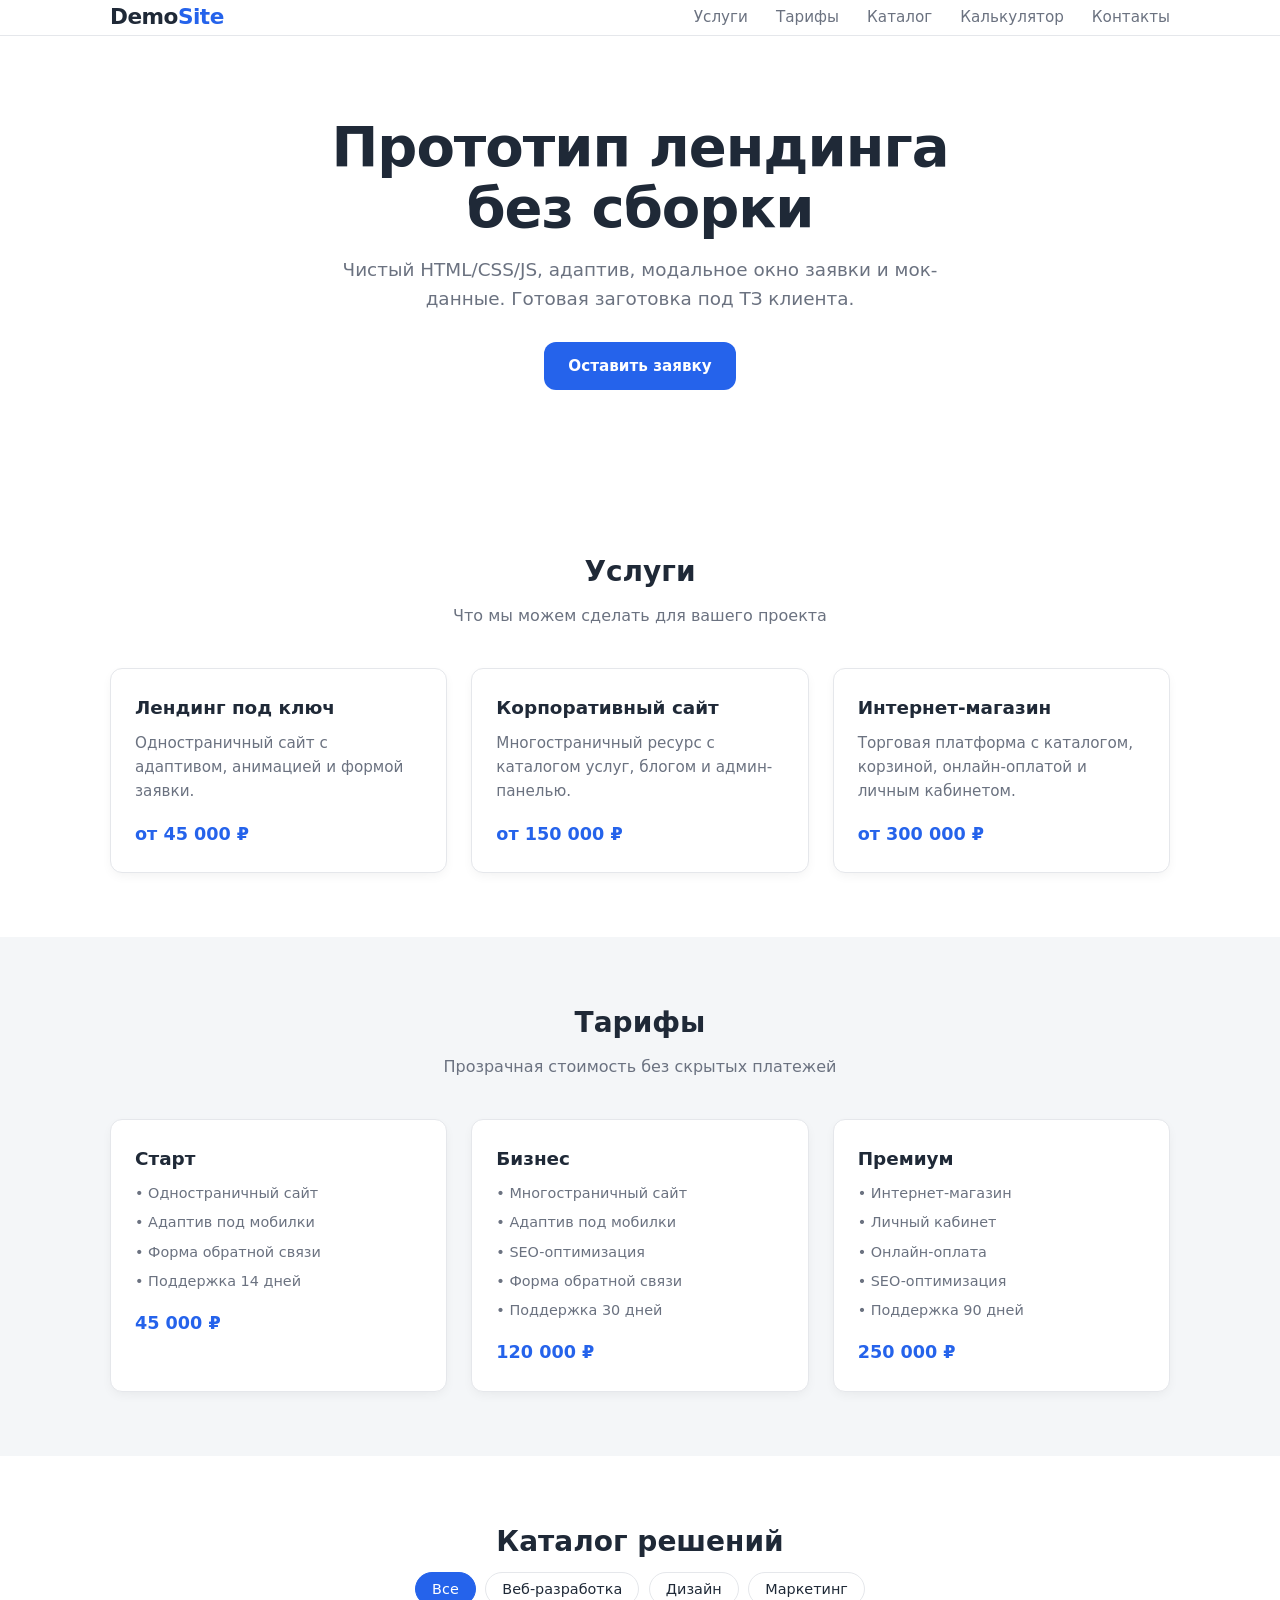
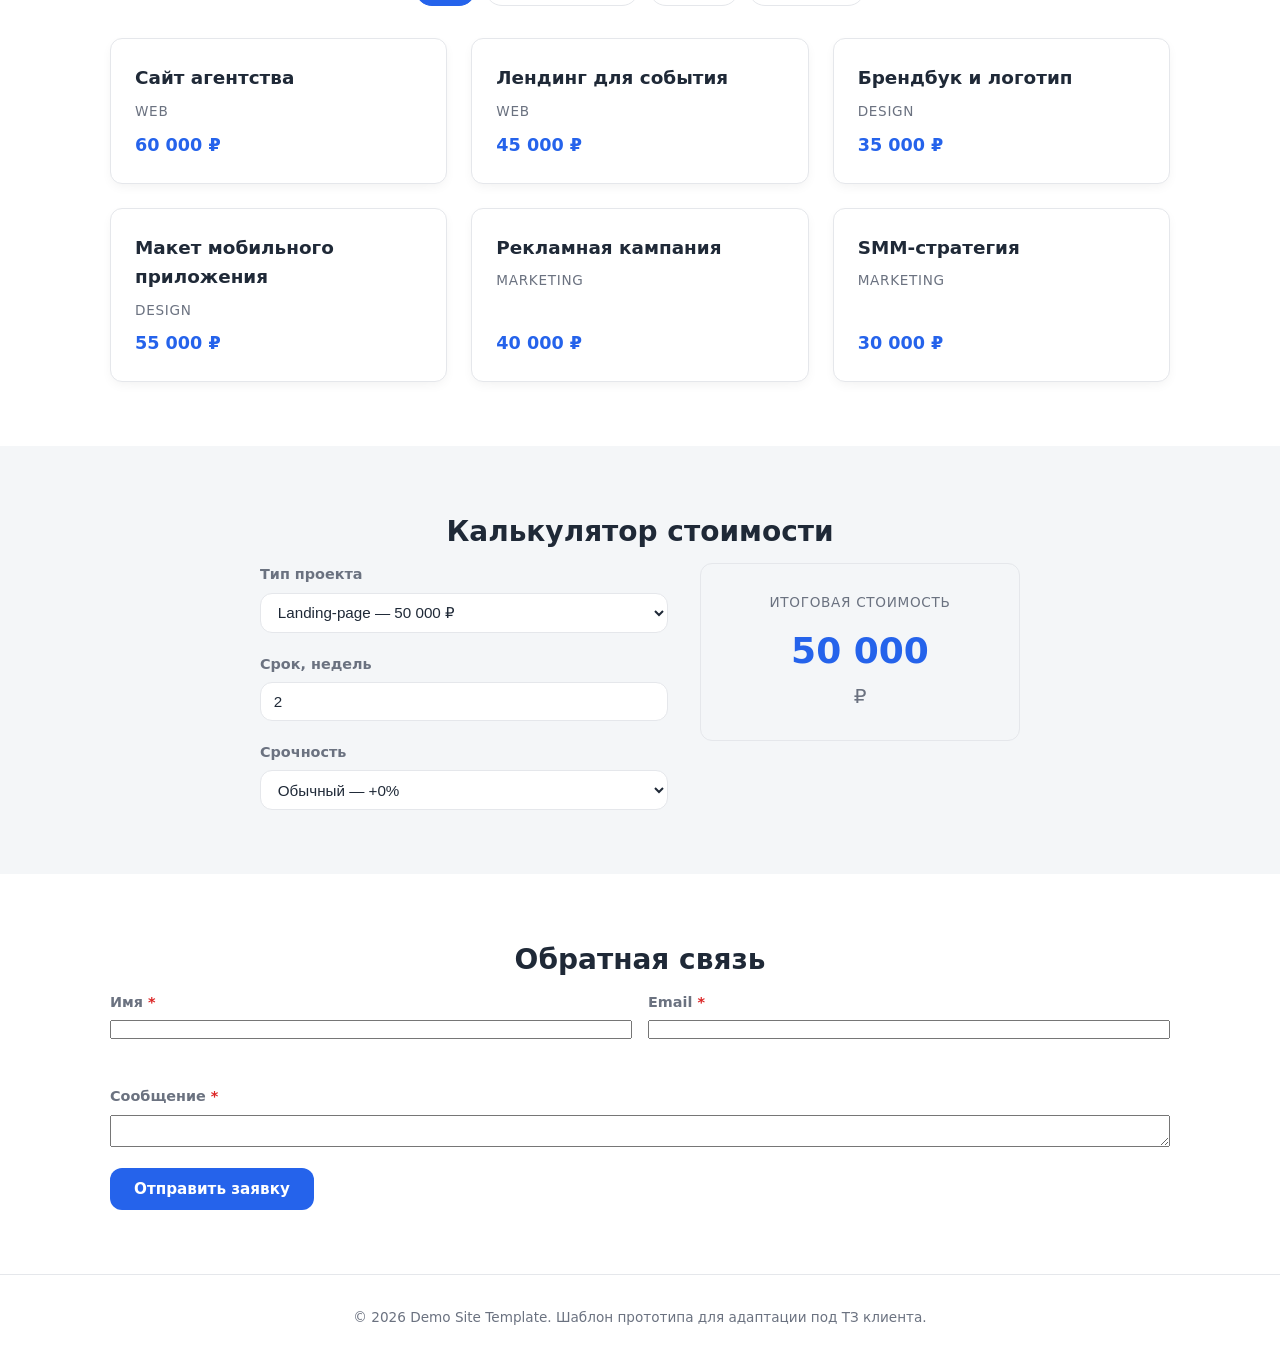
<file: 01-landing-demo/index.html>
<!DOCTYPE html>
<html lang="ru">
<head>
  <meta charset="UTF-8">
  <meta name="viewport" content="width=device-width, initial-scale=1.0">
  <title>Landing Demo — интерактивный прототип лендинга</title>
  <link rel="stylesheet" href="style.css">
</head>
<body>
  <header class="header">
    <div class="container header-inner">
      <a href="#" class="logo">Demo<span>Site</span></a>
      <nav class="nav" id="main-nav">
        <a href="#services">Услуги</a>
        <a href="#tariffs">Тарифы</a>
        <a href="#catalog">Каталог</a>
        <a href="#calculator">Калькулятор</a>
        <a href="#contacts">Контакты</a>
      </nav>
      <button class="nav-toggle" id="nav-toggle" aria-label="Открыть меню" aria-expanded="false">☰</button>
    </div>
  </header>

  <section class="hero" id="hero">
    <div class="container hero-inner">
      <h1>Прототип лендинга без сборки</h1>
      <p>Чистый HTML/CSS/JS, адаптив, модальное окно заявки и мок-данные. Готовая заготовка под ТЗ клиента.</p>
      <a href="#contacts" class="btn btn-primary">Оставить заявку</a>
    </div>
  </section>

  <section class="section" id="services">
    <div class="container">
      <h2 class="section-title">Услуги</h2>
      <p class="section-desc">Что мы можем сделать для вашего проекта</p>
      <div class="card-grid" id="services-grid"></div>
    </div>
  </section>

  <section class="section bg-light" id="tariffs">
    <div class="container">
      <h2 class="section-title">Тарифы</h2>
      <p class="section-desc">Прозрачная стоимость без скрытых платежей</p>
      <div class="card-grid" id="tariffs-grid"></div>
    </div>
  </section>

  <section class="section" id="catalog">
    <div class="container">
      <h2 class="section-title">Каталог решений</h2>
      <div class="catalog-controls" role="group" aria-label="Фильтр каталога">
        <button type="button" class="filter-btn active" data-filter="all">Все</button>
        <button type="button" class="filter-btn" data-filter="web">Веб-разработка</button>
        <button type="button" class="filter-btn" data-filter="design">Дизайн</button>
        <button type="button" class="filter-btn" data-filter="marketing">Маркетинг</button>
      </div>
      <div class="card-grid" id="catalog-grid"></div>
    </div>
  </section>

  <section class="section bg-light" id="calculator">
    <div class="container">
      <h2 class="section-title">Калькулятор стоимости</h2>
      <div class="calc-wrap">
        <form id="calculator-form" class="calc-form" novalidate>
          <div class="calc-field">
            <label for="calc-type">Тип проекта</label>
            <select id="calc-type" name="type" required>
              <option value="landing">Landing-page — 50 000 ₽</option>
              <option value="corporate">Корпоративный сайт — 150 000 ₽</option>
              <option value="store">Интернет-магазин — 300 000 ₽</option>
            </select>
          </div>
          <div class="calc-field">
            <label for="calc-weeks">Срок, недель</label>
            <input type="number" id="calc-weeks" name="weeks" value="2" min="1" max="52" required>
          </div>
          <div class="calc-field">
            <label for="calc-urgency">Срочность</label>
            <select id="calc-urgency" name="urgency" required>
              <option value="1">Обычный — +0%</option>
              <option value="1.3">Срочный — +30%</option>
              <option value="1.6">Экстренный — +60%</option>
            </select>
          </div>
        </form>
        <div class="calc-result">
          <div class="calc-result-label">Итоговая стоимость</div>
          <div class="calc-result-value" id="calc-price">50 000</div>
          <div class="calc-result-currency">₽</div>
        </div>
      </div>
    </div>
  </section>

  <section class="section" id="contacts">
    <div class="container">
      <h2 class="section-title">Обратная связь</h2>
      <form id="contact-form" novalidate>
        <div class="form-grid">
          <div class="form-field">
            <label for="cf-name">Имя <span class="req">*</span></label>
            <input type="text" id="cf-name" name="name" required minlength="2">
            <span class="form-error" id="cf-name-error"></span>
          </div>
          <div class="form-field">
            <label for="cf-email">Email <span class="req">*</span></label>
            <input type="email" id="cf-email" name="email" required>
            <span class="form-error" id="cf-email-error"></span>
          </div>
        </div>
        <div class="form-field">
          <label for="cf-message">Сообщение <span class="req">*</span></label>
          <textarea id="cf-message" name="message" required minlength="10"></textarea>
          <span class="form-error" id="cf-message-error"></span>
        </div>
        <button type="submit" class="btn btn-primary" id="cf-submit">Отправить заявку</button>
      </form>
      <div id="form-msg" class="form-msg" role="alert"></div>
    </div>
  </section>

  <footer class="footer">
    <div class="container footer-inner">
      <p>&copy; 2026 Demo Site Template. Шаблон прототипа для адаптации под ТЗ клиента.</p>
    </div>
  </footer>

  <div class="modal" id="confirm-modal" aria-hidden="true">
    <div class="modal-overlay" id="modal-overlay"></div>
    <div class="modal-dialog" role="dialog" aria-modal="true">
      <button type="button" class="modal-close" id="modal-close" aria-label="Закрыть">×</button>
      <h3 id="modal-title">Заявка принята</h3>
      <p id="modal-text">Спасибо! Мы свяжемся с вами в ближайшее время.</p>
      <button type="button" class="btn btn-primary" id="modal-ok">Ок</button>
    </div>
  </div>

  <script src="app.js"></script>
</body>
</html>
</file>
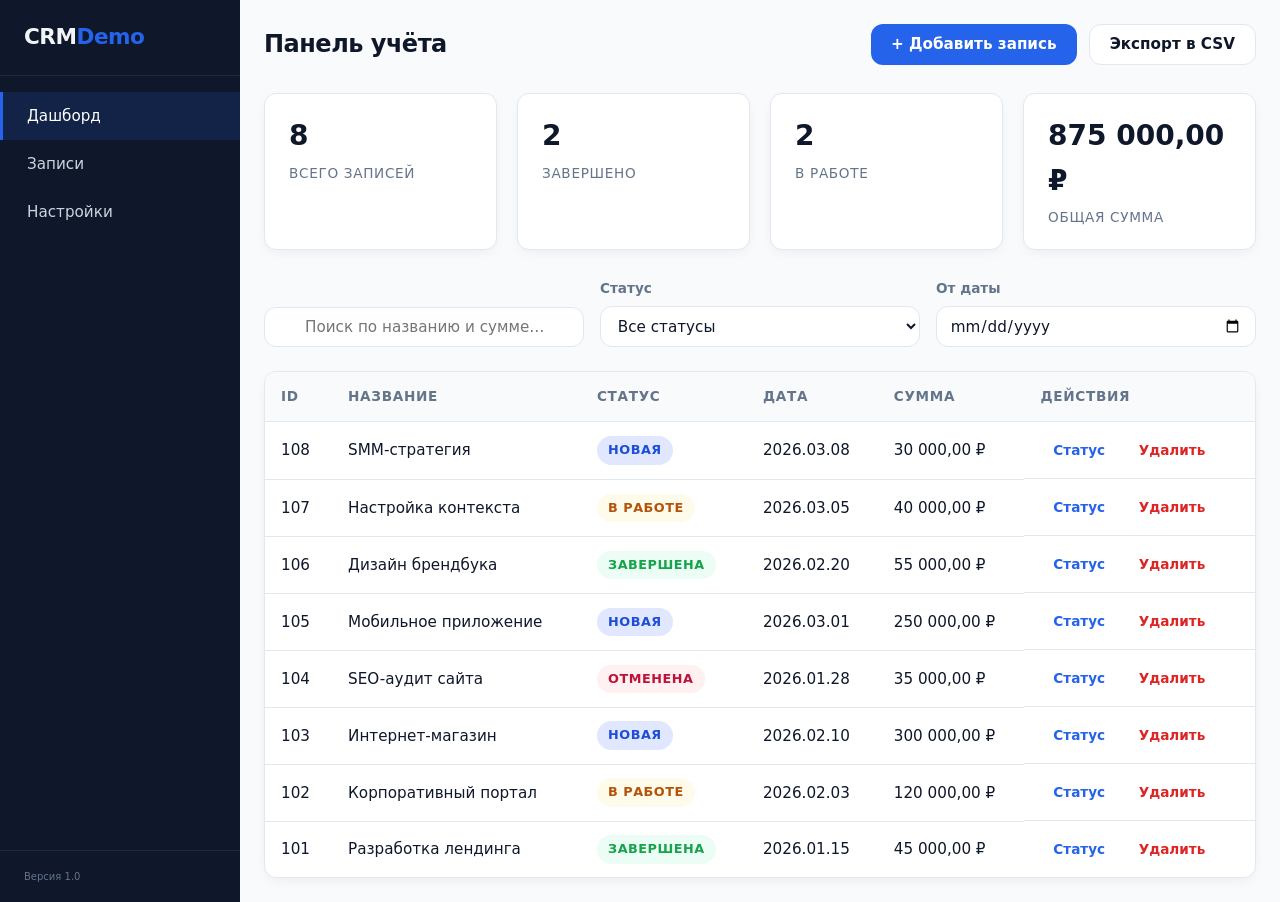
<file: 02-crm-dashboard/index.html>
<!DOCTYPE html>
<html lang="ru">
<head>
  <meta charset="UTF-8">
  <meta name="viewport" content="width=device-width, initial-scale=1.0">
  <title>CRM Dashboard — панель учёта</title>
  <link rel="stylesheet" href="style.css">
</head>
<body>
  <div class="app">
    <!-- Боковое меню -->
    <aside class="sidebar">
      <div class="sidebar-brand">CRM<span>Demo</span></div>
      <nav class="sidebar-nav">
        <a href="#" class="nav-link active" data-section="dashboard">Дашборд</a>
        <a href="#" class="nav-link" data-section="records">Записи</a>
        <a href="#" class="nav-link" data-section="settings">Настройки</a>
      </nav>
      <div class="sidebar-footer">
        <small>Версия 1.0</small>
      </div>
    </aside>

    <!-- Основное содержимое -->
    <main class="main">
      <header class="main-header">
        <h1 class="main-title">Панель учёта</h1>
        <div class="main-actions">
          <button type="button" class="btn btn-primary" id="btn-add">+ Добавить запись</button>
          <button type="button" class="btn btn-secondary" id="btn-export">Экспорт в CSV</button>
        </div>
      </header>

      <!-- Карточки метрик -->
      <div class="metrics-grid" id="metrics-grid"></div>

      <!-- Панель поиска и фильтров -->
      <section class="controls">
        <div class="search-wrap">
          <label for="inp-search" class="visually-hidden">Поиск записей</label>
          <input type="search" id="inp-search" placeholder="Поиск по названию и сумме…" aria-label="Поиск записей">
        </div>
        <div class="filter-wrap">
          <label for="inp-status">Статус</label>
          <select id="inp-status">
            <option value="">Все статусы</option>
          </select>
        </div>
        <div class="filter-wrap">
          <label for="inp-date">От даты</label>
          <input type="date" id="inp-date">
        </div>
      </section>

      <!-- Таблица записей -->
      <section class="table-wrap" id="table-section">
        <div class="table-container">
          <table id="records-table">
            <thead>
              <tr>
                <th data-sort="id">ID <span class="sort-hint"></span></th>
                <th data-sort="title">Название <span class="sort-hint"></span></th>
                <th data-sort="status">Статус <span class="sort-hint"></span></th>
                <th data-sort="date">Дата <span class="sort-hint"></span></th>
                <th data-sort="amount">Сумма <span class="sort-hint"></span></th>
                <th>Действия</th>
              </tr>
            </thead>
            <tbody id="records-tbody"></tbody>
          </table>
        </div>
        <p id="empty-msg" class="empty-msg" style="display:none;">Записей не найдено.</p>
      </section>

    </main>
  </div>

  <!-- Модальное окно добавления записи -->
  <div class="modal" id="add-modal" aria-hidden="true">
    <div class="modal-overlay" id="modal-overlay"></div>
    <div class="modal-dialog" role="dialog" aria-modal="true">
      <button type="button" class="modal-close" id="modal-close" aria-label="Закрыть">×</button>
      <h3 class="modal-title">Новая запись</h3>
      <form id="add-form" novalidate>
        <div class="form-field">
          <label for="mf-title">Название <span class="req">*</span></label>
          <input type="text" id="mf-title" name="title" required minlength="2" maxlength="100">
          <span class="form-error" id="mf-title-error"></span>
        </div>
        <div class="form-field">
          <label for="mf-status">Статус <span class="req">*</span></label>
          <select id="mf-status" name="status" required>
            <option value="">Выберите статус</option>
          </select>
        </div>
        <div class="form-field">
          <label for="mf-date">Дата <span class="req">*</span></label>
          <input type="date" id="mf-date" name="date" required>
        </div>
        <div class="form-field">
          <label for="mf-amount">Сумма <span class="req">*</span></label>
          <input type="number" id="mf-amount" name="amount" step="0.01" min="0" required>
        </div>
        <div class="form-actions">
          <button type="button" class="btn btn-secondary" id="btn-modal-cancel">Отмена</button>
          <button type="submit" class="btn btn-primary">Создать запись</button>
        </div>
      </form>
    </div>
  </div>

  <script src="app.js"></script>
</body>
</html>
</file>
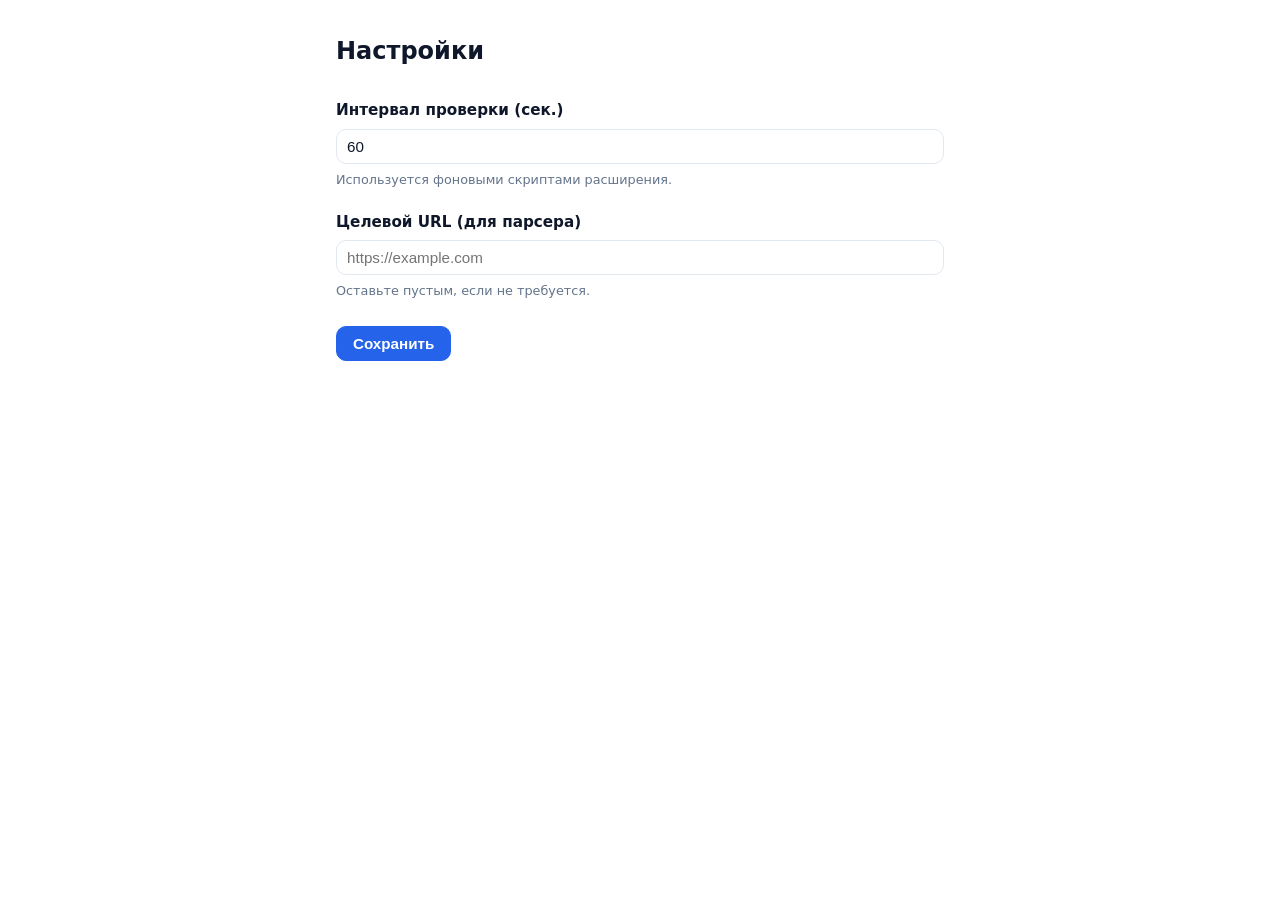
<file: 04-chrome-extension-mv3/options.html>
<!DOCTYPE html>
<html lang="ru">
<head>
  <meta charset="UTF-8">
  <meta name="viewport" content="width=device-width, initial-scale=1.0">
  <title>MV3 Template — Настройки</title>
  <link rel="stylesheet" href="options.css">
</head>
<body>
  <div class="container">
    <h2>Настройки</h2>
    <div class="form-field">
      <label for="inp-interval">Интервал проверки (сек.)</label>
      <input type="number" id="inp-interval" min="1" max="3600" value="60">
      <span class="field-hint">Используется фоновыми скриптами расширения.</span>
    </div>
    <div class="form-field">
      <label for="inp-target">Целевой URL (для парсера)</label>
      <input type="url" id="inp-target" placeholder="https://example.com">
      <span class="field-hint">Оставьте пустым, если не требуется.</span>
    </div>
    <div class="form-actions">
      <button type="button" id="btn-save">Сохранить</button>
      <span id="msg" class="msg"></span>
    </div>
  </div>
  <script src="options.js"></script>
</body>
</html>
</file>
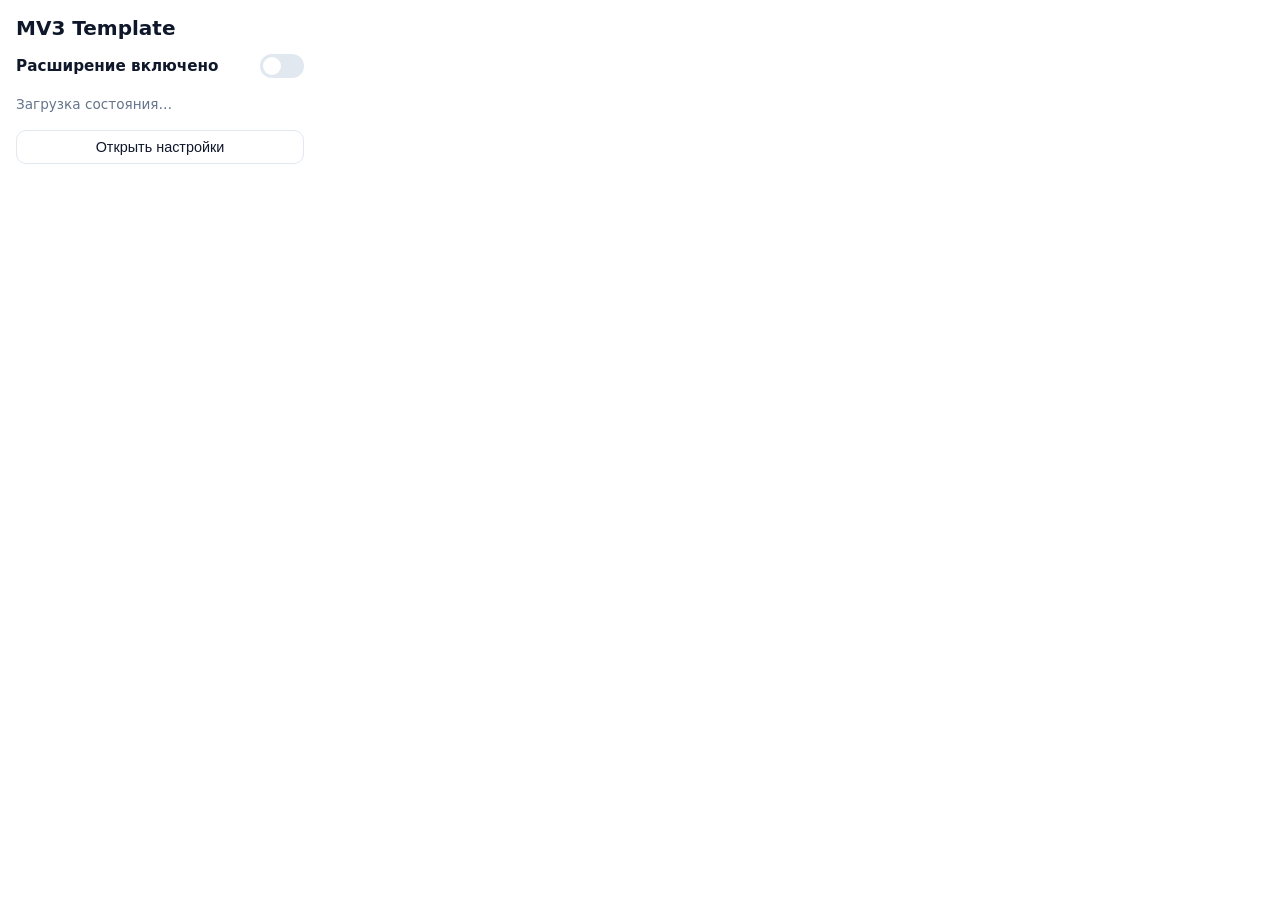
<file: 04-chrome-extension-mv3/popup.html>
<!DOCTYPE html>
<html lang="ru">
<head>
  <meta charset="UTF-8">
  <meta name="viewport" content="width=device-width, initial-scale=1.0">
  <title>MV3 Template — Popup</title>
  <link rel="stylesheet" href="popup.css">
</head>
<body>
  <div class="container">
    <h2>MV3 Template</h2>
    <div class="toggle-wrap">
      <label class="toggle-label">Расширение включено</label>
      <label class="switch">
        <input type="checkbox" id="toggle-enabled">
        <span class="slider"></span>
      </label>
    </div>
    <p class="status" id="status">Загрузка состояния…</p>
    <div class="actions">
      <button type="button" id="btn-options">Открыть настройки</button>
    </div>
  </div>
  <script src="popup.js"></script>
</body>
</html>
</file>
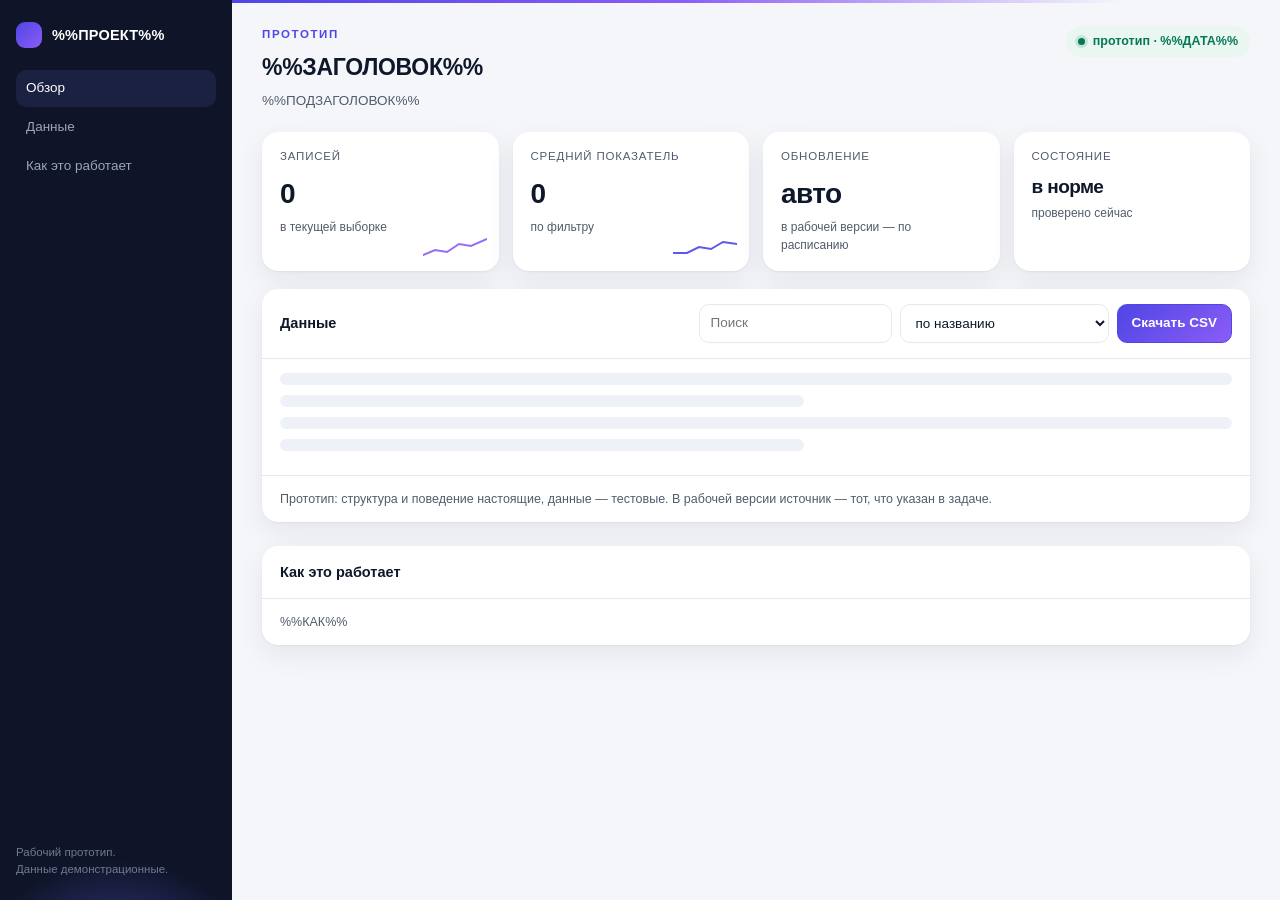
<file: demo-page/ДЕМО-СТРАНИЦА.html>
<!DOCTYPE html>
<html lang="ru">
<head>
<meta charset="utf-8">
<meta name="viewport" content="width=device-width,initial-scale=1">
<title>%%ПРОЕКТ%% — рабочий прототип</title>
<style>
  :root{
    --bg:#f5f6fa; --card:#ffffff; --ink:#0f172a; --muted:#525c6b; --line:#e5e8f2;
    --accent:#4f46e5; --accent-2:#8b5cf6; --accent-soft:#eceffd;
    --ok:#047857; --ok-soft:#e9f7f0; --warn:#b45309; --warn-soft:#fdf6e6; --err:#b4233f;
    --r:16px; --shadow:0 1px 2px rgba(15,23,42,.05),0 10px 28px rgba(15,23,42,.07);
    --sp:4px;
  }
  *{box-sizing:border-box}
  html,body{margin:0}
  body{background:var(--bg);color:var(--ink);
       font:15px/1.55 -apple-system,BlinkMacSystemFont,"Segoe UI",Roboto,Helvetica,Arial,sans-serif;
       -webkit-font-smoothing:antialiased}
  .layout{display:flex;min-height:100vh}

  /* сайдбар */
  .side{width:232px;flex:0 0 232px;background:#0f1428;color:#c3cadd;padding:22px 16px;
        display:flex;flex-direction:column;gap:22px;position:relative;overflow:hidden}
  .side::after{content:"";position:absolute;inset:auto -40px -60px -40px;height:180px;
        background:radial-gradient(60% 80% at 50% 100%,rgba(99,102,241,.45),transparent 70%);
        pointer-events:none}
  .brand{display:flex;align-items:center;gap:10px;white-space:nowrap;color:#fff;font-weight:650;letter-spacing:.2px;font-size:14.5px}
  .mark{width:26px;height:26px;border-radius:9px;flex:0 0 26px;
        background:linear-gradient(135deg,var(--accent),var(--accent-2))}
  .nav{display:flex;flex-direction:column;gap:2px;font-size:13.5px;position:relative;z-index:1}
  .nav a{color:#9aa4bd;text-decoration:none;padding:8px 10px;border-radius:10px;transition:.15s}
  .nav a.active{background:#1b2140;color:#fff}
  .nav a:hover{background:#171c34;color:#fff}
  .nav a:focus-visible{outline:2px solid #8b9bff;outline-offset:1px}
  .side .foot{margin-top:auto;font-size:11.5px;color:#6f7a94;line-height:1.5;position:relative;z-index:1}

  /* контент */
  .main{flex:1;min-width:0;padding:26px 30px 44px;position:relative}
  .main::before{content:"";position:absolute;top:0;left:0;right:0;height:3px;
    background:linear-gradient(90deg,var(--accent),var(--accent-2),transparent 85%)}
  .top{display:flex;align-items:flex-start;gap:16px;flex-wrap:wrap;margin-bottom:20px}
  .eyebrow{font-size:11.5px;letter-spacing:.14em;text-transform:uppercase;color:var(--accent);
           font-weight:700;margin-bottom:6px}
  .top h1{margin:0;font-size:23px;letter-spacing:-.3px}
  .top p{margin:6px 0 0;color:var(--muted);font-size:13.5px;max-width:62ch}
  .status{margin-left:auto;display:inline-flex;align-items:center;gap:8px;background:var(--ok-soft);
          color:var(--ok);border-radius:999px;padding:6px 12px;font-size:12.5px;font-weight:600}
  .dot{width:7px;height:7px;border-radius:50%;background:var(--ok);box-shadow:0 0 0 3px rgba(4,120,87,.15)}
  .dot.pulse{animation:pulse 2.4s ease-in-out infinite}
  @keyframes pulse{0%,100%{box-shadow:0 0 0 3px rgba(4,120,87,.15)}50%{box-shadow:0 0 0 6px rgba(4,120,87,.05)}}

  /* карточки-метрики */
  .cards{display:grid;grid-template-columns:repeat(auto-fit,minmax(190px,1fr));gap:14px;margin-bottom:18px}
  .card{background:var(--card);border-radius:var(--r);padding:16px 18px;box-shadow:var(--shadow);
        position:relative;overflow:hidden;opacity:0;transform:translateY(8px);
        animation:rise .5s cubic-bezier(.2,.7,.3,1) forwards}
  .card:nth-child(2){animation-delay:.06s}.card:nth-child(3){animation-delay:.12s}
  .card:nth-child(4){animation-delay:.18s}
  @keyframes rise{to{opacity:1;transform:none}}
  .card .label{color:var(--muted);font-size:11.5px;text-transform:uppercase;letter-spacing:.07em}
  .card .value{font-size:28px;font-weight:680;margin-top:6px;letter-spacing:-.6px;
               font-variant-numeric:tabular-nums}
  .card .hint{color:var(--muted);font-size:12px;margin-top:2px}
  .card .spark{position:absolute;right:12px;bottom:10px;opacity:.9}

  /* панель данных */
  .panel{background:var(--card);border-radius:var(--r);box-shadow:var(--shadow);overflow:hidden;
         opacity:0;transform:translateY(8px);animation:rise .5s .1s cubic-bezier(.2,.7,.3,1) forwards}
  .panel-head{display:flex;gap:10px;align-items:center;flex-wrap:wrap;padding:15px 18px;
              border-bottom:1px solid var(--line)}
  .panel-head h2{margin:0;font-size:14.5px;font-weight:650}
  .controls{margin-left:auto;display:flex;gap:8px;flex-wrap:wrap}
  input[type=search],select{font:inherit;font-size:13.5px;padding:8px 11px;border:1px solid var(--line);
    border-radius:10px;background:#fff;color:var(--ink);min-width:150px;transition:.15s}
  input[type=search]:focus-visible,select:focus-visible,button:focus-visible{
    outline:2px solid var(--accent);outline-offset:2px;border-color:var(--accent)}
  button{font:inherit;font-size:13.5px;font-weight:600;padding:8px 14px;border-radius:10px;
    border:1px solid var(--accent);background:linear-gradient(135deg,var(--accent),var(--accent-2));
    color:#fff;cursor:pointer;transition:transform .12s ease,filter .15s}
  button:hover{filter:brightness(1.05)}
  button:active{transform:translateY(1px)}

  table{width:100%;border-collapse:collapse;font-size:13.5px}
  thead th{position:sticky;top:0;z-index:1;background:#f8fafc;color:var(--muted);text-align:left;
    font-weight:600;font-size:11.5px;text-transform:uppercase;letter-spacing:.06em;
    padding:11px 18px;border-bottom:1px solid var(--line)}
  thead th[data-sort]{cursor:pointer;user-select:none}
  thead th[data-sort]:hover{color:var(--ink)}
  tbody td{padding:12px 18px;border-bottom:1px solid var(--line)}
  tbody tr{transition:background .12s}
  tbody tr:hover td{background:#f8fafc}
  td.num{text-align:right;font-variant-numeric:tabular-nums}
  .chip{display:inline-block;border-radius:999px;padding:2px 9px;font-size:11.5px;font-weight:700}
  .chip.ok{background:var(--ok-soft);color:var(--ok)}
  .chip.warn{background:var(--warn-soft);color:var(--warn)}
  .chip.err{background:#fdeef1;color:var(--err)}
  .empty{padding:34px 18px;color:var(--muted);text-align:center;font-size:13.5px}
  .foot-note{padding:13px 18px;color:var(--muted);font-size:12.5px;line-height:1.6;
             border-top:1px solid var(--line)}
  .skeleton{padding:14px 18px}
  .sk{height:12px;border-radius:6px;margin-bottom:10px;
      background:linear-gradient(90deg,#eef1f8 25%,#e3e8f4 37%,#eef1f8 63%);
      background-size:400% 100%;animation:sheen 1.2s ease-in-out infinite}
  @keyframes sheen{0%{background-position:100% 0}100%{background-position:-100% 0}}
  .sk.short{width:55%}

  @media (max-width:860px){
    .layout{flex-direction:column}
    .side{width:auto;flex:none;flex-direction:column;align-items:stretch;gap:10px;padding:12px 14px 10px;
      border-radius:0 0 14px 14px}
    .side .brand{font-size:15px;overflow:hidden;text-overflow:ellipsis}
    .side .nav{flex-direction:row;gap:4px;overflow-x:auto;scrollbar-width:none;margin:0 -2px}
    .side .nav::-webkit-scrollbar{display:none}
    .side .nav a{padding:8px 10px;white-space:nowrap;font-size:13px}
    .side .foot{display:none}
    .main{padding:16px 14px 32px}
    .top{flex-direction:column;align-items:flex-start;gap:10px}
    .top h1{font-size:20px}
    .top p{font-size:14px}
    .top .status{align-self:flex-start}
    input[type=search],select,button{min-height:44px}
  }
  @media (prefers-reduced-motion:reduce){
    *{animation:none!important;transition:none!important}
  }
</style>
</head>
<body>
<div class="layout">
  <aside class="side">
    <div class="brand"><span class="mark"></span>%%ПРОЕКТ%%</div>
    <nav class="nav">
      <a class="active" href="#">Обзор</a>
      <a href="#table">Данные</a>
      <a href="#how">Как это работает</a>
    </nav>
    <div class="foot">Рабочий прототип.<br>Данные демонстрационные.</div>
  </aside>

  <main class="main">
    <div class="top">
      <div>
        <div class="eyebrow">прототип</div>
        <h1>%%ЗАГОЛОВОК%%</h1>
        <p>%%ПОДЗАГОЛОВОК%%</p>
      </div>
      <span class="status"><span class="dot pulse"></span>прототип · %%ДАТА%%</span>
    </div>

    <section class="cards">
      <div class="card">
        <div class="label">Записей</div>
        <div class="value" id="kpi-rows" data-count="0">0</div>
        <div class="hint">в текущей выборке</div>
        <svg class="spark" width="64" height="26" viewBox="0 0 64 26" aria-hidden="true">
          <polyline points="0,20 12,15 24,17 36,9 48,11 64,4" fill="none"
                    stroke="#8b5cf6" stroke-width="2" stroke-linecap="round"/>
        </svg>
      </div>
      <div class="card">
        <div class="label">Средний показатель</div>
        <div class="value" id="kpi-avg" data-count="0">0</div>
        <div class="hint">по фильтру</div>
        <svg class="spark" width="64" height="26" viewBox="0 0 64 26" aria-hidden="true">
          <polyline points="0,18 14,18 26,12 38,14 50,7 64,9" fill="none"
                    stroke="#4f46e5" stroke-width="2" stroke-linecap="round"/>
        </svg>
      </div>
      <div class="card">
        <div class="label">Обновление</div>
        <div class="value">авто</div>
        <div class="hint">в рабочей версии — по расписанию</div>
      </div>
      <div class="card">
        <div class="label">Состояние</div>
        <div class="value" style="font-size:19px">в норме</div>
        <div class="hint">проверено <span id="kpi-time">сейчас</span></div>
      </div>
    </section>

    <section class="panel" id="table">
      <div class="panel-head">
        <h2>Данные</h2>
        <div class="controls">
          <input type="search" id="q" placeholder="Поиск">
          <select id="sort" aria-label="порядок">
            <option value="title">по названию</option>
            <option value="value-asc">значение: по возрастанию</option>
            <option value="value-desc">значение: по убыванию</option>
          </select>
          <button id="export" type="button">Скачать CSV</button>
        </div>
      </div>
      <div id="loading" class="skeleton" aria-hidden="true">
        <div class="sk"></div><div class="sk short"></div><div class="sk"></div><div class="sk short"></div>
      </div>
      <table id="table-body" hidden>
        <thead>
          <tr>
            <th style="width:56px">№</th>
            <th data-sort="title">Название</th>
            <th data-sort="value" style="text-align:right">%%КОЛОНКА%%</th>
            <th style="width:120px">Статус</th>
          </tr>
        </thead>
        <tbody id="rows"></tbody>
      </table>
      <div class="foot-note">
        Прототип: структура и поведение настоящие, данные — тестовые.
        В рабочей версии источник — тот, что указан в задаче.
      </div>
    </section>

    <section class="panel" id="how" style="margin-top:24px">
      <div class="panel-head"><h2>Как это работает</h2></div>
      <div class="foot-note" style="border-top:0">
        %%КАК%%
      </div>
    </section>
  </main>
</div>

<script>
  const data = [
%%ДАННЫЕ%%
  ];
  const COL = "%%КОЛОНКА%%";
  const tbody = document.getElementById('rows');
  const money = (v) => Number(v).toLocaleString('ru-RU');

  function view() {
    const q = document.getElementById('q').value.trim().toLowerCase();
    let rows = data.filter((r) => r.title.toLowerCase().includes(q));
    const mode = document.getElementById('sort').value;
    if (mode === 'value-asc') rows = rows.slice().sort((a, b) => a.value - b.value);
    if (mode === 'value-desc') rows = rows.slice().sort((a, b) => b.value - a.value);
    if (mode === 'title') rows = rows.slice().sort((a, b) => a.title.localeCompare(b.title, 'ru'));
    return rows;
  }

  function chip(status) {
    const map = { ok: 'ok', warn: 'warn', err: 'err' };
    const label = { ok: 'в норме', warn: 'проверить', err: 'ошибка' };
    return '<span class="chip ' + (map[status] || 'ok') + '">' + (label[status] || status) + '</span>';
  }

  // Число ставится сразу верное, а «оживает» анимацией масштаба:
  // так на снимке и в любой момент времени не бывает промежуточных «4» и «2».
  function countUp(el, target) {
    el.textContent = money(target);
    el.dataset.count = target;
    if (window.matchMedia('(prefers-reduced-motion: reduce)').matches) return;
    el.classList.remove('bump');
    void el.offsetWidth;
    el.classList.add('bump');
  }

  function render() {
    const rows = view();
    tbody.innerHTML = rows.length
      ? rows.map((r, i) =>
          '<tr><td>' + (i + 1) + '</td><td>' + r.title + '</td><td class="num">' +
          money(r.value) + '</td><td>' + chip(r.status) + '</td></tr>').join('')
      : '<tr><td colspan="4" class="empty">Ничего не найдено — измените запрос</td></tr>';
    countUp(document.getElementById('kpi-rows'), rows.length);
    const avg = rows.length ? Math.round(rows.reduce((s, r) => s + r.value, 0) / rows.length) : 0;
    countUp(document.getElementById('kpi-avg'), avg);
  }

  document.getElementById('export').addEventListener('click', () => {
    const rows = view();
    const csv = 'title,' + COL + ',status\n' +
      rows.map((r) => '"' + r.title + '",' + r.value + ',' + r.status).join('\n');
    const a = document.createElement('a');
    a.href = URL.createObjectURL(new Blob(['\ufeff' + csv], { type: 'text/csv;charset=utf-8' }));
    a.download = 'data.csv';
    a.click();
  });

  document.getElementById('q').addEventListener('input', render);
  document.getElementById('sort').addEventListener('change', render);
  document.querySelectorAll('thead th[data-sort]').forEach((th) => {
    th.tabIndex = 0;
    const flip = () => {
      const sel = document.getElementById('sort');
      sel.value = (th.dataset.sort === 'title') ? 'title'
        : (sel.value === 'value-asc' ? 'value-desc' : 'value-asc');
      render();
    };
    th.addEventListener('click', flip);
    th.addEventListener('keydown', (e) => { if (e.key === 'Enter' || e.key === ' ') { e.preventDefault(); flip(); } });
  });

  // короткая загрузка: видно, что интерфейс умеет состояние «данные идут»
  document.getElementById('kpi-time').textContent =
    new Date().toLocaleTimeString('ru-RU', { hour: '2-digit', minute: '2-digit' });
  setTimeout(() => {
    document.getElementById('loading').remove();
    document.getElementById('table-body').hidden = false;
    render();
  }, 320);
</script>
</body>
</html>
</file>
<file: 01-landing-demo/style.css>
/* ==================== Переменные и сброс ==================== */
:root {
  --bg: #ffffff;
  --surface: #f4f6f8;
  --text: #1f2937;
  --text-muted: #6b7280;
  --accent: #2563eb;
  --accent-hover: #1d4ed8;
  --accent-soft: #eff6ff;
  --border: #e5e7eb;
  --success: #16a34a;
  --danger: #dc2626;
  --radius: 12px;
  --shadow: 0 4px 12px -2px rgba(0, 0, 0, 0.06);
  --shadow-lg: 0 10px 24px -4px rgba(0, 0, 0, 0.08);
  --max-width: 1100px;
  --transition: 0.2s ease;
}
@media (prefers-color-scheme: dark) {
  :root {
    --bg: #0f172a;
    --surface: #1e293b;
    --text: #f1f5f9;
    --text-muted: #94a3b8;
    --border: #334155;
    --accent-soft: #1e3a8a;
  }
}
* { margin: 0; padding: 0; box-sizing: border-box; }
html { scroll-behavior: smooth; }
body {
  font-family: system-ui, -apple-system, Segoe UI, Roboto, Helvetica, Arial, sans-serif;
  background: var(--bg);
  color: var(--text);
  line-height: 1.6;
}
a { color: inherit; text-decoration: none; }
img { max-width: 100%; display: block; }
button { font-family: inherit; border: none; background: none; cursor: pointer; }
.btn {
  display: inline-flex;
  align-items: center;
  justify-content: center;
  padding: 0.75rem 1.5rem;
  border-radius: var(--radius);
  font-weight: 600;
  font-size: 0.95rem;
  transition: background var(--transition), transform var(--transition);
}
.btn-primary { background: var(--accent); color: #fff; }
.btn-primary:hover { background: var(--accent-hover); }
.btn-primary:active { transform: scale(0.97); }
.container { max-width: var(--max-width); margin: 0 auto; padding: 0 1.25rem; }
/* ==================== Шапка ==================== */
.header {
  position: sticky;
  top: 0;
  z-index: 50;
  background: rgba(255, 255, 255, 0.8);
  backdrop-filter: blur(6px);
  border-bottom: 1px solid var(--border);
}
.header-inner { display: flex; align-items: center; justify-content: space-between; gap: 1rem; }
.logo { font-weight: 800; font-size: 1.35rem; letter-spacing: -0.5px; }
.logo span { color: var(--accent); }
.nav { display: flex; gap: 1.75rem; align-items: center; }
.nav a { font-size: 0.95rem; font-weight: 500; color: var(--text-muted); transition: color var(--transition); }
.nav a:hover, .nav a:focus-visible { color: var(--accent); }
.nav-toggle { display: none; font-size: 1.5rem; color: var(--text); }
/* ==================== Hero ==================== */
.hero { padding: 5rem 0 6rem; text-align: center; }
.hero-inner { max-width: 700px; margin: 0 auto; }
.hero h1 { font-size: clamp(2rem, 5vw, 3.5rem); font-weight: 800; line-height: 1.1; margin-bottom: 1rem; letter-spacing: -1px; }
.hero p { font-size: 1.15rem; color: var(--text-muted); margin-bottom: 1.75rem; }
/* ==================== Секции ==================== */
.section { padding: 4rem 0; }
.bg-light { background: var(--surface); }
.section-title { font-size: 1.75rem; font-weight: 700; text-align: center; margin-bottom: 0.5rem; }
.section-desc { text-align: center; color: var(--text-muted); margin-bottom: 2.5rem; font-size: 1rem; }
/* ==================== Сетка карточек ==================== */
.card-grid { display: grid; grid-template-columns: repeat(auto-fit, minmax(260px, 1fr)); gap: 1.5rem; }
.card {
  background: var(--bg);
  border: 1px solid var(--border);
  border-radius: var(--radius);
  padding: 1.5rem;
  box-shadow: var(--shadow);
  display: flex;
  flex-direction: column;
  transition: transform var(--transition), box-shadow var(--transition);
}
.card:hover { transform: translateY(-4px); box-shadow: var(--shadow-lg); }
.card h3 { font-size: 1.15rem; margin-bottom: 0.5rem; }
.card p { font-size: 0.95rem; color: var(--text-muted); margin-bottom: 1rem; flex: 1; }
.card .price { font-weight: 700; color: var(--accent); font-size: 1.1rem; }
/* ==================== Фильтр каталога ==================== */
.catalog-controls { display: flex; flex-wrap: wrap; gap: 0.6rem; justify-content: center; margin-bottom: 2rem; }
.filter-btn {
  padding: 0.5rem 1rem;
  border-radius: 999px;
  border: 1px solid var(--border);
  background: var(--bg);
  color: var(--text);
  font-size: 0.9rem;
  font-weight: 500;
  transition: all var(--transition);
}
.filter-btn:hover { border-color: var(--accent); color: var(--accent); }
.filter-btn.active { background: var(--accent); color: #fff; border-color: var(--accent); }
/* ==================== Калькулятор ==================== */
.calc-wrap { max-width: 760px; margin: 0 auto; display: grid; grid-template-columns: 1fr 320px; gap: 2rem; align-items: start; }
.calc-form { display: grid; gap: 1.25rem; }
.calc-field { display: flex; flex-direction: column; gap: 0.4rem; }
.calc-field label { font-size: 0.9rem; font-weight: 600; color: var(--text-muted); }
.calc-field select, .calc-field input, .calc-field textarea {
  padding: 0.6rem 0.8rem;
  border-radius: var(--radius);
  border: 1px solid var(--border);
  background: var(--bg);
  color: var(--text);
  font-size: 0.95rem;
  width: 100%;
}
.calc-field select:focus, .calc-field input:focus, .calc-field textarea:focus { outline: 2px solid var(--accent); border-color: transparent; }
.calc-result {
  background: var(--surface);
  border: 1px solid var(--border);
  border-radius: var(--radius);
  padding: 1.75rem;
  text-align: center;
}
.calc-result-label { font-size: 0.85rem; color: var(--text-muted); text-transform: uppercase; letter-spacing: 0.05em; margin-bottom: 0.5rem; }
.calc-result-value { font-size: 2.25rem; font-weight: 800; color: var(--accent); }
.calc-result-currency { font-size: 1.25rem; color: var(--text-muted); }
/* ==================== Форма связи ==================== */
.form-grid { display: grid; grid-template-columns: repeat(auto-fit, minmax(220px, 1fr)); gap: 1rem; margin-bottom: 1.5rem; }
.form-field { display: flex; flex-direction: column; gap: 0.4rem; }
.form-field label { font-size: 0.9rem; font-weight: 600; color: var(--text-muted); }
.req { color: var(--danger); }
.form-error { font-size: 0.8rem; color: var(--danger); height: 1.2em; }
.form-msg { margin-top: 1rem; padding: 0.85rem; border-radius: var(--radius); background: var(--accent-soft); color: var(--text); font-size: 0.95rem; display: none; }
/* ==================== Модальное окно ==================== */
.modal { position: fixed; inset: 0; z-index: 100; display: none; align-items: center; justify-content: center; padding: 1.25rem; }
.modal[aria-hidden="false"] { display: flex; }
.modal-overlay { position: absolute; inset: 0; background: rgba(0, 0, 0, 0.45); backdrop-filter: blur(4px); }
.modal-dialog {
  position: relative;
  background: var(--bg);
  border: 1px solid var(--border);
  border-radius: var(--radius);
  padding: 2rem;
  max-width: 420px;
  width: 100%;
  box-shadow: var(--shadow-lg);
  text-align: center;
  animation: modal-in var(--transition);
}
@keyframes modal-in { from { opacity: 0; transform: translateY(12px); } to { opacity: 1; transform: none; } }
.modal-dialog h3 { margin-bottom: 0.75rem; }
.modal-dialog p { color: var(--text-muted); margin-bottom: 1.5rem; }
.modal-close { position: absolute; top: 0.75rem; right: 1rem; font-size: 1.75rem; line-height: 1; color: var(--text-muted); }
/* ==================== Футер ==================== */
.footer { border-top: 1px solid var(--border); padding: 2rem 0; text-align: center; color: var(--text-muted); font-size: 0.85rem; }
/* ==================== Адаптив ==================== */
@media (max-width: 640px) {
  .nav {
    position: fixed;
    inset: 0 0 0 auto;
    width: 70vw;
    max-width: 280px;
    background: var(--bg);
    flex-direction: column;
    padding: 6rem 1.5rem 2rem;
    gap: 1.25rem;
    box-shadow: var(--shadow-lg);
    transform: translateX(100%);
    transition: transform 0.3s ease;
    border-left: 1px solid var(--border);
  }
  .nav.open { transform: translateX(0); }
  .nav-toggle { display: block; }
  .hero { padding: 3.5rem 0 4rem; }
  .calc-wrap { grid-template-columns: 1fr; }
}
</file>
<file: 02-crm-dashboard/style.css>
/* ==================== Переменные и сброс ==================== */
:root {
  --bg: #f8fafc;
  --panel: #ffffff;
  --sidebar: #0f172a;
  --sidebar-text: #f1f5f9;
  --text: #0f172a;
  --text-muted: #64748b;
  --accent: #2563eb;
  --accent-hover: #1d4ed8;
  --accent-soft: #eef2ff;
  --border: #e2e8f0;
  --radius: 12px;
  --shadow: 0 4px 12px -2px rgba(0, 0, 0, 0.06);
  --shadow-lg: 0 10px 24px -4px rgba(0, 0, 0, 0.08);
  --success: #16a34a;
  --warning: #ca8a04;
  --danger: #dc2626;
  --max-width: 1200px;
  --transition: 0.2s ease;
}
@media (prefers-color-scheme: dark) {
  :root {
    --bg: #0f172a;
    --panel: #1e293b;
    --text: #f1f5f9;
    --text-muted: #94a3b8;
    --border: #334155;
    --accent-soft: #1e3a8a;
  }
}
* { margin: 0; padding: 0; box-sizing: border-box; }
html { scroll-behavior: smooth; }
body {
  font-family: system-ui, -apple-system, Segoe UI, Roboto, Helvetica, Arial, sans-serif;
  background: var(--bg);
  color: var(--text);
  line-height: 1.6;
}
a { color: inherit; text-decoration: none; }
button { font-family: inherit; border: none; background: none; cursor: pointer; }
input, select, textarea { font-family: inherit; }
.btn {
  display: inline-flex;
  align-items: center;
  justify-content: center;
  padding: 0.65rem 1.25rem;
  border-radius: var(--radius);
  font-weight: 600;
  font-size: 0.95rem;
  transition: background var(--transition), transform var(--transition);
}
.btn-primary { background: var(--accent); color: #fff; }
.btn-primary:hover { background: var(--accent-hover); }
.btn-primary:active { transform: scale(0.97); }
.btn-secondary { background: var(--panel); color: var(--text); border: 1px solid var(--border); }
.btn-secondary:hover { background: var(--border); }
.visually-hidden {
  position: absolute;
  width: 1px; height: 1px;
  padding: 0; margin: -1px;
  overflow: hidden; clip: rect(0 0 0 0); white-space: nowrap; border: 0;
}

/* ==================== Шаблон приложения ==================== */
.app { display: flex; min-height: 100vh; }
/* Боковое меню */
.sidebar {
  width: 240px;
  background: var(--sidebar);
  color: var(--sidebar-text);
  flex-shrink: 0;
  display: flex;
  flex-direction: column;
}
.sidebar-brand {
  padding: 1.25rem 1.5rem;
  font-weight: 800;
  font-size: 1.35rem;
  letter-spacing: -0.5px;
  border-bottom: 1px solid rgba(255,255,255,0.08);
}
.sidebar-brand span { color: var(--accent); }
.sidebar-nav { padding: 1rem 0; flex: 1; overflow-y: auto; }
.nav-link {
  display: flex;
  align-items: center;
  padding: 0.75rem 1.5rem;
  color: #cbd5e1;
  font-size: 0.95rem;
  transition: background var(--transition), color var(--transition);
  border-left: 3px solid transparent;
}
.nav-link:hover, .nav-link:focus-visible { background: rgba(255,255,255,0.05); color: #fff; }
.nav-link.active { background: rgba(37,99,235,0.15); color: #fff; border-left-color: var(--accent); }
.sidebar-footer { padding: 1rem 1.5rem; font-size: 0.75rem; color: #64748b; border-top: 1px solid rgba(255,255,255,0.08); }
/* Основное содержимое */
.main { flex: 1; padding: 1.5rem; overflow-y: auto; }
.main-header {
  display: flex;
  align-items: center;
  justify-content: space-between;
  gap: 1rem;
  margin-bottom: 1.75rem;
  flex-wrap: wrap;
}
.main-title { font-size: 1.5rem; font-weight: 700; letter-spacing: -0.5px; }
.main-actions { display: flex; gap: 0.75rem; margin-left: auto; }
/* Карточки метрик */
.metrics-grid {
  display: grid;
  grid-template-columns: repeat(auto-fit, minmax(200px, 1fr));
  gap: 1.25rem;
  margin-bottom: 1.75rem;
}
.metric-card {
  background: var(--panel);
  border: 1px solid var(--border);
  border-radius: var(--radius);
  padding: 1.25rem 1.5rem;
  box-shadow: var(--shadow);
  display: flex;
  flex-direction: column;
}
.metric-card .metric-value { font-size: 1.75rem; font-weight: 800; margin-bottom: 0.25rem; }
.metric-card .metric-label { font-size: 0.85rem; color: var(--text-muted); text-transform: uppercase; letter-spacing: 0.05em; }
.metric-card .metric-delta { font-size: 0.8rem; margin-top: auto; }
.metric-card .delta-pos { color: var(--success); }
.metric-card .delta-neg { color: var(--danger); }
/* Панель управления */
.controls {
  display: grid;
  grid-template-columns: repeat(auto-fit, minmax(200px, 1fr));
  gap: 1rem;
  margin-bottom: 1.5rem;
  align-items: end;
}
.search-wrap { position: relative; flex: 1; }
.search-wrap input {
  width: 100%;
  padding: 0.65rem 1rem;
  padding-left: 2.5rem;
  border-radius: var(--radius);
  border: 1px solid var(--border);
  background: var(--panel);
  color: var(--text);
  font-size: 0.95rem;
}
.filter-wrap { display: flex; flex-direction: column; gap: 0.4rem; }
.filter-wrap label { font-size: 0.85rem; font-weight: 600; color: var(--text-muted); }
.filter-wrap select, .filter-wrap input[type="date"] {
  padding: 0.6rem 0.8rem;
  border-radius: var(--radius);
  border: 1px solid var(--border);
  background: var(--panel);
  color: var(--text);
  font-size: 0.95rem;
}
/* Таблица */
.table-wrap {
  background: var(--panel);
  border: 1px solid var(--border);
  border-radius: var(--radius);
  box-shadow: var(--shadow);
  overflow-x: auto;
}
table { width: 100%; border-collapse: collapse; text-align: left; }
th, td { padding: 0.85rem 1rem; border-bottom: 1px solid var(--border); }
th {
  background: #f8fafc;
  font-weight: 700;
  font-size: 0.85rem;
  text-transform: uppercase;
  letter-spacing: 0.05em;
  color: var(--text-muted);
  cursor: pointer;
  user-select: none;
}
th:hover { background: var(--border); }
tr:last-child td { border-bottom: none; }
tr:hover { background: #f8fafc; }
td { font-size: 0.95rem; }
td .badge {
  display: inline-flex;
  align-items: center;
  gap: 0.4rem;
  padding: 0.25rem 0.7rem;
  border-radius: 999px;
  font-size: 0.8rem;
  font-weight: 700;
  text-transform: uppercase;
  letter-spacing: 0.04em;
}
.actions { display: flex; gap: 0.5rem; }
.actions button {
  padding: 0.4rem 0.8rem;
  border-radius: 6px;
  font-size: 0.85rem;
  font-weight: 600;
  transition: opacity var(--transition);
}
.actions button:hover { opacity: 0.8; }
.actions .btn-edit { color: var(--accent); }
.actions .btn-delete { color: var(--danger); }
.empty-msg { text-align: center; padding: 2rem; color: var(--text-muted); }
/* ==================== Бейджи статусов ==================== */
.badge-new { background: #e0e7ff; color: #1d4ed8; }
.badge-inprogress { background: #fffbeb; color: #b45309; }
.badge-done { background: #ecfdf5; color: #16a34a; }
.badge-cancelled { background: #fff1f2; color: #be123c; }
/* ==================== Модальное окно ==================== */
.modal { position: fixed; inset: 0; z-index: 100; display: none; align-items: center; justify-content: center; padding: 1.25rem; }
.modal[aria-hidden="false"] { display: flex; }
.modal-overlay { position: absolute; inset: 0; background: rgba(0, 0, 0, 0.45); backdrop-filter: blur(4px); }
.modal-dialog {
  position: relative;
  background: var(--panel);
  border: 1px solid var(--border);
  border-radius: var(--radius);
  padding: 1.75rem;
  max-width: 460px;
  width: 100%;
  box-shadow: var(--shadow-lg);
}
.modal-dialog h3 { margin-bottom: 1rem; }
.form-field { display: flex; flex-direction: column; gap: 0.4rem; margin-bottom: 1rem; }
.form-field label { font-size: 0.9rem; font-weight: 600; color: var(--text-muted); }
.req { color: var(--danger); }
.form-field input, .form-field select {
  padding: 0.6rem 0.8rem;
  border-radius: var(--radius);
  border: 1px solid var(--border);
  background: var(--panel);
  color: var(--text);
  font-size: 0.95rem;
  width: 100%;
}
.form-field input:focus, .form-field select:focus { outline: 2px solid var(--accent); border-color: transparent; }
.form-error { font-size: 0.8rem; color: var(--danger); height: 1.2em; }
.form-actions { display: flex; justify-content: flex-end; gap: 0.75rem; margin-top: 1rem; }
/* ==================== Адаптив ==================== */
@media (max-width: 900px) {
  .app { flex-direction: column; }
  .sidebar { width: 100%; height: auto; position: static; }
  .sidebar-nav { display: flex; gap: 0; overflow-x: auto; padding: 0.75rem 0; }
  .nav-link { padding: 0.6rem 1rem; white-space: nowrap; flex-shrink: 0; }
  .main { padding: 1rem; }
  .main-header { flex-direction: column; align-items: stretch; }
  .main-actions { margin-left: 0; width: 100%; justify-content: space-between; }
  .controls { grid-template-columns: 1fr; }
  .metrics-grid { grid-template-columns: repeat(auto-fit, minmax(160px, 1fr)); }
}
</file>
<file: 04-chrome-extension-mv3/options.css>
:root {
  --bg: #ffffff;
  --panel: #f8fafc;
  --text: #0f172a;
  --text-muted: #64748b;
  --accent: #2563eb;
  --accent-hover: #1d4ed8;
  --border: #e2e8f0;
  --radius: 10px;
  --shadow: 0 4px 12px -2px rgba(0,0,0,0.06);
  --success: #16a34a;
}

* { box-sizing: border-box; margin: 0; padding: 0; }
body {
  font-family: system-ui, -apple-system, Segoe UI, Roboto, Helvetica, Arial, sans-serif;
  background: var(--bg);
  color: var(--text);
  max-width: 640px;
  margin: 32px auto;
  padding: 0 16px;
  line-height: 1.6;
}
.container { display: flex; flex-direction: column; gap: 20px; }
h2 { font-size: 1.5rem; font-weight: 700; margin-bottom: 8px; }
.form-field { display: flex; flex-direction: column; gap: 6px; }
.form-field label { font-size: 0.95rem; font-weight: 600; color: var(--text); }
.form-field input {
  padding: 8px 10px;
  border-radius: var(--radius);
  border: 1px solid var(--border);
  background: #fff;
  color: var(--text);
  font-size: 0.95rem;
  width: 100%;
}
.form-field input:focus { outline: 2px solid var(--accent); border-color: transparent; }
.field-hint { font-size: 0.8rem; color: var(--text-muted); }
.form-actions { display: flex; align-items: center; gap: 12px; margin-top: 4px; }
button#btn-save {
  padding: 8px 16px;
  border-radius: var(--radius);
  border: 1px solid var(--accent);
  background: var(--accent);
  color: #fff;
  font-size: 0.95rem;
  font-weight: 600;
  cursor: pointer;
}
button#btn-save:hover { background: var(--accent-hover); }
.msg { font-size: 0.85rem; margin-left: 8px; }
.msg.ok { color: var(--success); }
</file>
<file: 04-chrome-extension-mv3/popup.css>
:root {
  --bg: #ffffff;
  --panel: #f8fafc;
  --text: #0f172a;
  --text-muted: #64748b;
  --accent: #2563eb;
  --accent-hover: #1d4ed8;
  --border: #e2e8f0;
  --radius: 10px;
  --shadow: 0 4px 12px -2px rgba(0,0,0,0.06);
}

* { box-sizing: border-box; margin: 0; padding: 0; }
body {
  font-family: system-ui, -apple-system, Segoe UI, Roboto, Helvetica, Arial, sans-serif;
  background: var(--bg);
  color: var(--text);
  width: 320px;
  padding: 16px;
}
.container { display: flex; flex-direction: column; gap: 14px; }
h2 { font-size: 1.25rem; font-weight: 700; }
.toggle-wrap { display: flex; align-items: center; justify-content: space-between; gap: 12px; }
.toggle-label { font-size: 0.95rem; font-weight: 600; color: var(--text); }
.switch { position: relative; display: inline-block; width: 44px; height: 24px; }
.switch input { opacity: 0; width: 0; height: 0; }
.slider {
  position: absolute;
  cursor: pointer;
  inset: 0;
  background: var(--border);
  border-radius: 24px;
  transition: background 0.2s;
}
.slider:before {
  position: absolute;
  content: "";
  height: 18px;
  width: 18px;
  left: 3px;
  bottom: 3px;
  background: #fff;
  border-radius: 50%;
  transition: transform 0.2s;
}
input:checked + .slider { background: var(--accent); }
input:checked + .slider:before { transform: translateX(20px); }
.status { font-size: 0.85rem; color: var(--text-muted); margin-top: 4px; }
.status.on { color: #16a34a; font-weight: 700; }
.status.off { color: #dc2626; font-weight: 700; }
.actions { display: flex; gap: 8px; margin-top: 4px; }
.actions button {
  flex: 1;
  padding: 8px 12px;
  border-radius: var(--radius);
  border: 1px solid var(--border);
  background: #fff;
  color: var(--text);
  font-size: 0.9rem;
  cursor: pointer;
}
.actions button:hover { background: var(--panel); }
</file>
